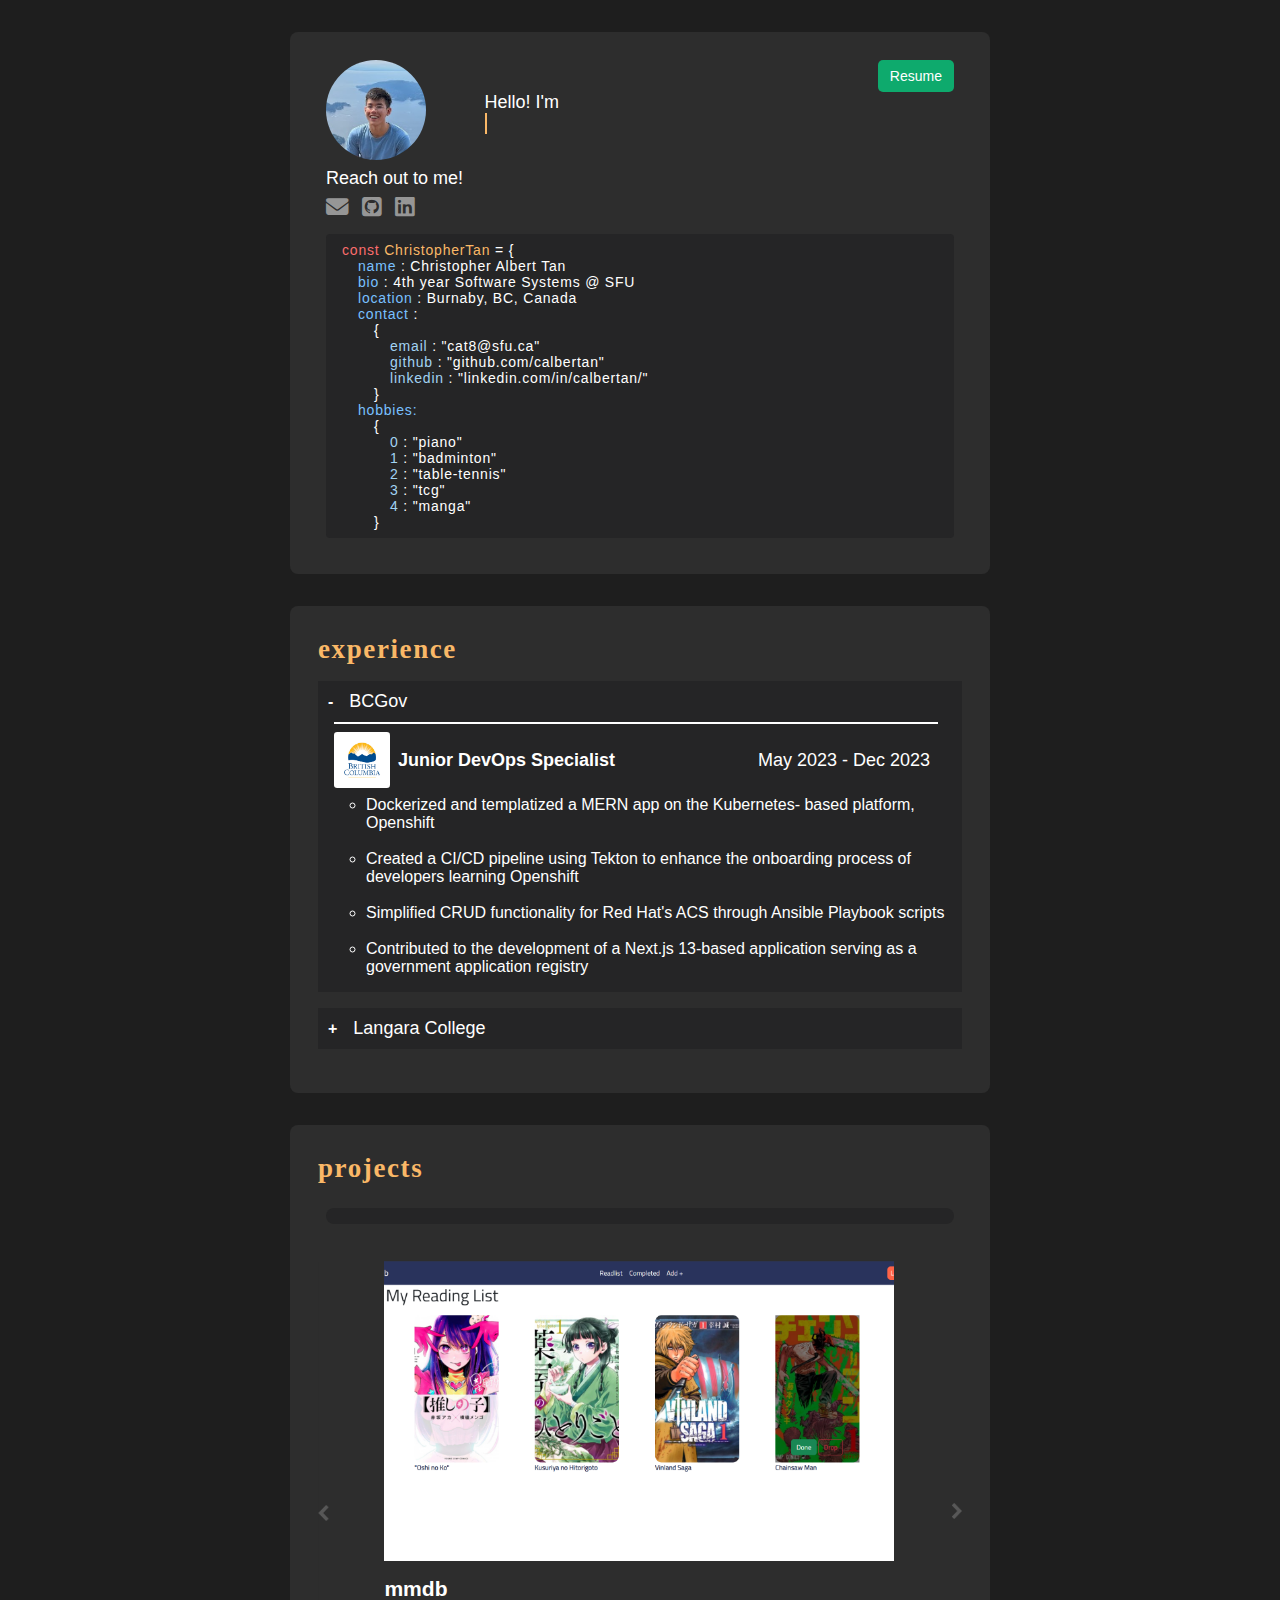
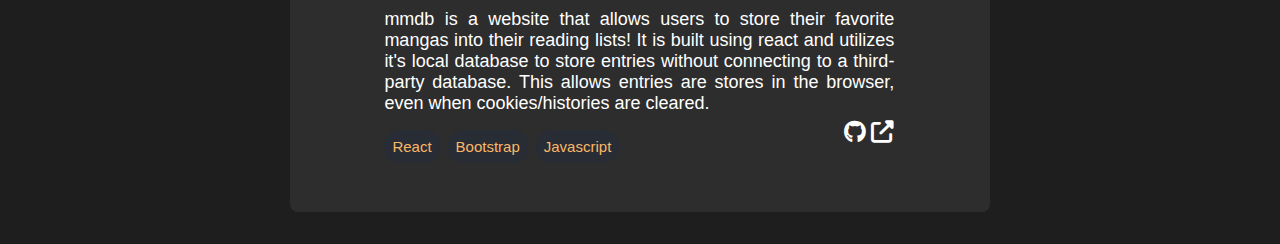
<file: index.html>
<!DOCTYPE html>
<html lang="en">
<head>
<meta charset="UTF-8">
<meta http-equiv="X-UA-Compatible" content="IE=edge">
<meta name="viewport" content="width=device-width, initial-scale=1.0">
<title>Portfolio</title>

<link rel="stylesheet" href="style.css">
<link rel="stylesheet" href="https://cdnjs.cloudflare.com/ajax/libs/font-awesome/6.4.2/css/all.min.css">
</head>
<body>
	<div class="content">
	<section class="about-me">
		<div class="about-me-header">
			<img class="me" src="images/me.jpeg">
			<div class="introduction">
				<div class="static-txt">Hello! I'm</div>
				<ul class="dynamic-txt">
					<li><span>Christopher Albert Tan</span></li>
					<li><span>Christopher Tan</span></li>
					<li><span>a Software Developer</span></li>
					<li><span>studying Software Systems @ SFU</span></li>
				</ul>
			</div>
			<a  href="public/resume.pdf" target="_blank" class="resume-btn">Resume</a>
		</div>
		
		<a class="reach-out ">Reach out to me! </a>
		<div class="contact">
			<a href="mailto:cat8@sfu.ca"><i class="fas fa-envelope fa-lg" style="color: #969696;"></i></a>
			<a href="https://github.com/calbertan"><i class="fab fa-github-square fa-lg" style="color: #969696;"></i></a>
			<a href="https://www.linkedin.com/in/calbertan"><i class="fab fa-linkedin fa-lg" style="color: #969696;"></i></a>
			<a  href="public/resume.pdf" target="_blank" class="resume-btn-mobile">Resume</a>
		</div>
		<div class="terminal">
			<p>
			<span class="const">const</span><span class="name"> ChristopherTan</span> = { <br>
			<span class="key">name</span> : Christopher Albert Tan <br>
			<span class="key">bio</span> : 4th year Software Systems @ SFU <br>
			<span class="key">location</span> : Burnaby, BC, Canada <br>
			<span class="key">contact</span> : <br>
			<span class="curly">{</span><br>
			<span class="subkey">email</span> : "cat8@sfu.ca"</a><br>
			<span class="subkey">github</span> : "github.com/calbertan"</a><br>
			<span class="subkey">linkedin</span> : "linkedin.com/in/calbertan/"</a><br>
			<span class="curly">}</span><br>
			<span class="key">hobbies: </span><br>
			<span class="curly">{</span><br>
			<span class="subkey">0</span> : "piano"<br>
			<span class="subkey">1</span> : "badminton"<br>
			<span class="subkey">2</span> : "table-tennis"<br>
			<span class="subkey">3</span> : "tcg"<br>
			<span class="subkey">4</span> : "manga"<br>
			<span class="curly">}</span><br>
			</p>
		</div>
	</section>
	<section class="experience">
		<h2 class="experience-heading">experience</h2>
		<ul class="accordion">
			<li class="job-entry">
				<input type="radio" name="accordion" id="job-1" checked>
				<label for="job-1">BCGov</label>
				<div class="job-container">
					<div class="job-header">
						<img src="images/bcgov.png" class="job-logo">
						<h4 class="job-title">Junior DevOps Specialist</h4>
						<p class="date">May 2023 - Dec 2023</p>
					</div>
					<ul class="job-desc">
						<li>Dockerized and templatized a MERN app on the Kubernetes-
							based platform, Openshift
						</li>
						<br>
						<li>Created a CI/CD pipeline using Tekton to enhance the
							 onboarding process of developers learning Openshift
						</li>
						<br>
						<li>
							Simplified CRUD functionality for Red Hat's ACS through
							 Ansible Playbook scripts
						</li>
						<br>
						<li>
							Contributed to the development of a Next.js 13-based 
							application serving as a government application registry
						</li>
					</ul>
				</div>
			</li>
			<li class="job-entry">
				<input type="radio" name="accordion" id="job-2">
				<label for="job-2">Langara College</label>
				<div class="job-container">
					<div class="job-header">
						<img src="images/langara.png" class="job-logo">
						<h4 class="job-title">Teaching Assistant</h4>
						<p class="date">Aug 2022 - Apr 2023</p>
					</div>
					<ul class="job-desc">
						<li>Responsible for marking assignments of students 
							taking the Algorithms and Data Structures course in Langara,
							demonstrating a strong understanding of course content
						</li>
						<br>
						<li>Created a rename-and-unzipper script using 
							Python, streamlining the process of organizing 
							file submissions
						</li>
					</ul>
				</div>
			</li>
		</ul>
	</section>

	<section class="projects">
		<h2 class="projects-heading">projects</h2>
		<div class="empty-bar">
			<div id="myBar" class="progress-bar"></div>
		</div>
		<div class="projects-wrapper">
			<button class="pre-btn"><img src="images/next.png" alt=""></button>
			<div class="slide-container">
				
				<div class="card-wrapper">
					<div class="image-content">
						<span class="overlay"></span>
						<div class="card-image">
							<img src="images/mmdb.png" class="img">
						</div>
					</div>
					<div class="card-content">
						<a  href="https://github.com/calbertan/mmdb" target="_blank" >
							<h3 class="card-name">mmdb</h3>
						</a>
						<p class="card-text">mmdb is a website that allows
						users to store their favorite mangas into their reading lists!
						It is built using react and utilizes it's local database
						to store entries without connecting to a third-party 
						database. This allows entries are stores in the browser,
						even when cookies/histories are cleared. 
						</p>
					</div>
					<div class="icons">
						<a href="https://github.com/calbertan/mmdb" target="_blank" ><i class="fab fa-github fa-lg" style="color: #ffffff;"></i></a>
						<a href="https://mmdb-nine.vercel.app/" target="_blank" ><i class="fas fa-external-link-alt fa-lg" style="color: #ffffff;"></i></a>
					</div>
					<div class="tools">
						<span>React</span>
						<span>Bootstrap</span>
						<span>Javascript</span>
					</div>
				</div>

				<div class="card-wrapper">
					<div class="image-content">
						<span class="overlay"></span>
						<div class="card-image">
							<img src="images/sfuia.png" class="img">
						</div>
					</div>
					<div class="card-content">
						<a  href="https://github.com/sfuia/sfuia-website" target="_blank" >
							<h3 class="card-name">SFUIA Organizational Website</h3>
						</a>
						<p class="card-text">SFUIA is a fulls stack website for the
						Simon Fraser University Indonesian Association. Me, along with
						2 other members, pioneered the website in order to facilitate
						other Indonesians with an information hub that is easily
						accessible.
						</p>
					</div>
					<div class="icons">
						<a  href="https://github.com/sfuia/sfuia-website" target="_blank" ><i class="fab fa-github fa-lg" style="color: #ffffff;"></i></a>
						<a href="https://sfuia.com" target="_blank" ><i class="fas fa-external-link-alt fa-lg" style="color: #ffffff;"></i></a>
					</div>
					<div class="tools">
						<span>Next.js</span>
						<span>Bootstrap</span>
						<span>SASS</span>
					</div>
				</div>

				<div class="card-wrapper">
					<div class="image-content">
						<span class="overlay"></span>
						<div class="card-image">
							<img src="images/myruns.png" class="img">
						</div>
					</div>
					<div class="card-content">
						<a  href="https://github.com/calbertan/myruns" target="_blank" >
							<h3 class="card-name">myRuns</h3>
						</a>
						<p class="card-text">myRuns is an android application
						tracks your exercise and stores them in its history.
						It is built using a MVVM model to seperate the database
						from the viewmodel to increase modularity. It tracks
						your location by using the GoogleMapsAPI and a tracking
						service. It also features an activity recognition feature
						that detects whether you are running, sitting or walking.
						</p>
					</div>
					<div class="icons">
						<a  href="https://github.com/calbertan/myruns" target="_blank" ><i class="fab fa-github fa-lg" style="color: #ffffff;"></i></a>
					</div>
					<div class="tools">
						<span>Kotlin</span>
						<span>Android Studio</span>
					</div>
				</div>

				<div class="card-wrapper">
					<div class="image-content">
						<span class="overlay"></span>
						<div class="card-image">
							<img src="images/cshell.png" class="img">
						</div>
					</div>
					<div class="card-content">
						<a  href="https://github.com/calbertan/cshell" target="_blank" >
							<h3 class="card-name">C-Shell</h3>
						</a>
						<p class="card-text">C-Shell is a command-line interprer 
						that mimics a Linux/Unix command line made using C. 
						This shell supports listing files and directories in 
						the file system, history of executed commands, and 
						environment variables. Upon calling an unsupported 
						function, CShell will create a fork to a child process, 
						where the command will be passed and executed by the 
						normal Linux/Unix terminal. 
						</p>
					</div>
					<div class="icons">
						<a  href="https://github.com/calbertan/cshell" target="_blank" ><i class="fab fa-github fa-lg" style="color: #ffffff;"></i></a>
					</div>
					<div class="tools">
						<span>C</span>
						<span>Linux</span>
					</div>
				</div>

				<div class="card-wrapper">
					<div class="image-content">
						<span class="overlay"></span>
						<div class="card-image">
							<img src="images/weatherly.png" class="img">
						</div>
					</div>
					<div class="card-content">
						<a  target="_blank" >
							<h3 class="card-name">Weatherly</h3>
						</a>
						<p class="card-text">Weatherly is a weather app
						that was built by using the One Call API. We used 
						a Prototyping model as the framework for the development process. It is equiped
						with a CI/CD pipeline that ran unit/integrated tests
						before deploying to Heroku. 
						</p>
					</div>
					<div class="icons">
						<a  href="https://github.com/ctan24/Group-4-Project" target="_blank" ><i class="fab fa-github fa-lg" style="color: #ffffff;"></i></a>
					</div>
					<div class="tools">
						<span>HTML</span>
						<span>EJS</span>
						<span>CI/CD</span>
					</div>
				</div>

				<div class="card-wrapper">
					<div class="image-content">
						<span class="overlay"></span>
						<div class="card-image">
							<img src="images/grid.png" class="img">
						</div>
					</div>
					<div class="card-content">
						<a  target="_blank" >
							<h3 class="card-name">Sudoku Solver</h3>
						</a>
						<p class="card-text">Sudoku solver is a C++ program that takes
						in .txt files that contain information regarding an n-sized
						sudoku grid and utilizes backtracking to outputs all possible 
						solutions to the given grid input.
						</p>
					</div>
					<div class="tools">
						<span>C++</span>
					</div>
				</div>

				<div class="card-wrapper">
					<div class="image-content">
						<span class="overlay"></span>
						<div class="card-image">
						</div>
					</div>
					<div class="card-content no-img">
						<a  href="https://github.com/calbertan/calbertan.github.io" target="_blank" >
							<h3 class="card-name">Portfolio</h3>
						</a>
						<p class="card-text">This website! It was made by only
						using html, css and javascript. Despite having 
						experience with frameworks like react and typescript,
						I wanted to challenge myself to create a website 
						by using basic html/css knowledge. This exercise
						made me all the more aware of the cool tricks
						you can accomplish with the basic tools. 
						</p>
					</div>
					<div class="icons">
						<a  href="https://github.com/calbertan/calbertan.github.io" target="_blank" ><i class="fab fa-github fa-lg" style="color: #ffffff;"></i></a>
					</div>
					<div class="tools">
						<span>HTML</span>
						<span>CSS</span>
					</div>
				</div>
				
			</div>
			<button class="nxt-btn"><img src="images/next.png" alt=""></button>
		</div>
	</section>
</div>

<script src="js/script.js"></script>

</body>
</html>
</file>
<file: style.css>
*{
  margin: 0px;
  padding: 0px;
  box-sizing:border-box;
  font-family: Verdana, Geneva, Tahoma, sans-serif;
}

body{
  background-color: rgb(30, 30, 30);
}

.me{
  border-radius: 50%;
  object-fit: cover;
  width: 100px;
  height: 100px;
}

.reach-out{
  margin: 0rem 0rem 0rem 1rem;
}

.contact{
  margin-left: 1rem;
}

.contact a{
  margin-right: .5rem
}

.content{
  max-width: 700px;
  margin: auto;
}

section{
  width: 700px;
  height: inherit;
  background-color: rgb(45, 45, 45);
  display: flex;
  flex-direction: column;
  margin-top:2rem;
  border-radius: .5rem;
  background: rgb(45, 45, 45);
  padding: 20px;
}

section{
  display: inline-flex;
  color: white;
  font-size: 18px;
  display: flex;
}

section > *{
  margin:.5rem;
}

.about-me-header{
  display: flex;
  flex-direction: row;
  justify-content: space-between;
  margin: 0.5rem 1rem;
}

.introduction{
  margin-top: 2rem;
}

.resume-btn, .resume-btn-mobile{
  background-color: rgb(14,170,109);
  font-family:Verdana, Geneva, Tahoma, sans-serif;
  color: white;
  padding: .5rem .75rem;
  border-radius: 5px;
  border: 0px;
  text-align: center;
  font-size: 14px;
  max-height:2rem;
}

.resume-btn:hover{
  background-color:rgb(11, 129, 84);
  color: white;
}

.resume-btn-mobile{
  display: none;
}

.dynamic-txt{
  font-weight: 600;
  height:21px;
  overflow: hidden;
}

.dynamic-txt li{
  list-style: none;
  color: #FAB867 !important;
  top: 0;
  animation: slide 28s steps(4) infinite;
  position:relative;
}

@keyframes slide {
  100%{
    top: -96px;
  }
}
.dynamic-txt li span{
  position:relative;
  font-family: 'Courier New', Courier, monospace;
}

.dynamic-txt li span::after{
  content: "";
  position: absolute;
  left:0; 
  height: 22px;
  width: 100%;
  background: rgb(45, 45, 45);
  border-left: 2px solid #FAB867;
  animation: 
    typing 7s steps(20) infinite,
    cursor .4s step-end infinite alternate;
}

@keyframes typing {
  40%, 60%{
    left: 100%;
  }
  100%{
    left:0%;
  }
}

h2{
  color:#FAB867;
  max-width: fit-content;
  font-family: 'Helvetica Neue';
  letter-spacing: .1rem;
}

a{
  color:inherit;
  text-decoration: inherit;
}

@keyframes cursor{
  50%{ border-color: transparent}
}

.terminal{
  background-color: rgb(37, 37, 38);
  font-size: 14px;
  font-family: 'Courier New', Courier, monospace;
  margin: .5rem 1rem 1rem 1rem;
  border-radius: .25rem;
  letter-spacing: .05rem;
}
.terminal > p{
  margin: .5rem 1rem;
}

.const{
  color: rgb(250, 109, 109)
}
.name{
  color:#FAB867;
}
.key{
  margin-left: 1rem;
  color: rgb(121, 192, 255)
}
.curly{
  margin-left: 2rem;
}
.subkey{
  margin-left: 3rem;
  color: rgb(162, 211, 243)
}

.accordion{
  background-color: rgb(37,37,38);
}

.accordion > li{
  list-style: none;
}

.accordion li label{
  display: flex;
  align-items: center;
  padding: 10px;
  font-size: 18px;
  font-weight: 500;
  cursor: pointer
}

label::before{
  content: '+';
  margin-right: 1rem;
  font-size: 1rem;
  font-weight: 600;
}

.job-container{
  margin-top: 0rem;
  max-height: 0;
  overflow: hidden;
  transition: max-height 0.5s, padding 0.5s;
}

input[type="radio"]{
  display: none;
}

.accordion input[type='radio']:checked + label + .job-container{
  max-height: 32rem;
  padding-left: 1rem;
  padding-right: 1rem;
  padding-bottom: 1rem;
}

.accordion input[type='radio']:checked + label::before {
  content: '-'
}

.accordion span{
  background-color: white;
  color:rgb(45,45,45);
  margin: 5rem;
}

.job-entry{
  border-bottom: 1rem solid rgb(45,45,45);
}

.job-logo{
  width:3.5rem;
  height:3.5rem;
  border-radius: .2rem;
}

.job-header{
  display: flex;
  flex-direction: row;
  border-top:2px solid white;
  margin-right:.5rem;
  padding-top: .5rem;
}

.job-title{
  align-self: center;
  margin-left:.5rem;
  flex-grow: 2;
}

.date{
  align-self: center;
  margin-right: .5rem;
}

.job-desc{
  margin-top: .5rem;
  margin-left: 2rem;
  font-size:medium;
}

.pre-btn{
  left: 0;
  transform: rotate(180deg);
  width:1rem;
  background-color: rgb(45,45,45);
  border: 0cm;
  height: 500px;
  width: 500px;
}

.pre-btn img,
.nxt-btn img {
  opacity: 0.2;
  margin-left: 2rem;
}

.pre-btn:hover img,
.nxt-btn:hover img {
  transform: scale(1.3);
  opacity: 1;
  cursor: pointer
}

.pre-btn img, .nxt-btn img{
  transition: all .2s ease-in-out;
  height:1rem;
}

.nxt-btn{
  right: 0;
  background-color:rgb(45,45,45);
  border: 0cm;
  height: 500px;
  width: 500px;
}

.card-image{
  position: relative;
  height: 300px;
  width: 510px;
}
.card-image .img{
  height: 100%;
  width: 100%;
  object-fit: cover;
}

.projects-wrapper{
  margin-top: 0px;
  max-width:650px;
  height: 100%;
  display: flex;
  align-items: center;
  flex-direction: row;
  justify-content: space-between;
}

.slide-container{
  display: flex;
  justify-content: left;
  align-items: center;
  overflow-x: auto;
  scroll-behavior: smooth;
}

.slide-container::-webkit-scrollbar {
  display: none;
}

.card-wrapper{
  margin-left:1.5rem;
  margin-right:1.5rem;
}

h3{
  margin-top: 1rem;
  margin-bottom: .5rem;
}

a > img{
  float: right;
  max-width: 25px;
  margin-right: .5rem;
}

p{
  text-align: justify;
}

.projects{
  margin-bottom: 2rem;
}

.empty-bar{
  margin: 1rem;
  max-width: inherit;
  height: 1rem;
  background-color: rgb(37,37,38);
  border-radius: 1rem;
  
}

.progress-bar{
  width: 0;
  height: 1rem;
  background-color: rgb(14,170,109);
  border-radius: 1rem;
}

.icons{
  float: right;
  margin-top:.5rem;
}

.tools{
  margin-top: 1rem;
  display: flex;
  flex-wrap: wrap;
}

.tools > span{
  font-size: 15px;
  background-color: #282C34;
  color:#FAB867;
  padding:.5rem;
  margin-right:.5rem;
  border-radius: 15px;
}

h3:hover{
  color:rgb(32, 255, 144)
}


@media only screen and (max-width: 700px){
  section{
    max-width: 420px;
    margin: auto;
    margin-top: 2rem;
  }

  .introduction{
    margin-left: 1rem;
  }

  .dynamic-txt{
    height:16px;
    width: 245px;
    overflow: hidden;
    font-size: small;
  }

  @keyframes slide {
    100%{
      top: -68px;
    }
  }

  .resume-btn{
    display: none;
  }

  .resume-btn-mobile{
    display: inline;
    float: right;
    position: relative;
    bottom: 1.25rem;
  }

  .job-title, .date{
    font-size: medium;
  }

  .empty-bar, .progress-bar{
    margin-bottom: 0rem;
  }

  .card-wrapper{
    width: 400px;
    display: flex;
    flex-direction: column;
  }

  .card-image img{
    width: 100%;
    max-width: 250px;
  }

  .card-content{
    max-width: 250px;
  }

  .card-text{
    font-size: medium;
  }

  a > img{
    float: none;
    max-width: 25px;
    margin-top: .5rem;
  }

  .tools{
    display: flex;
  }


  .pre-btn img,
  .nxt-btn img {
    display: none;
  }
}
</file>
